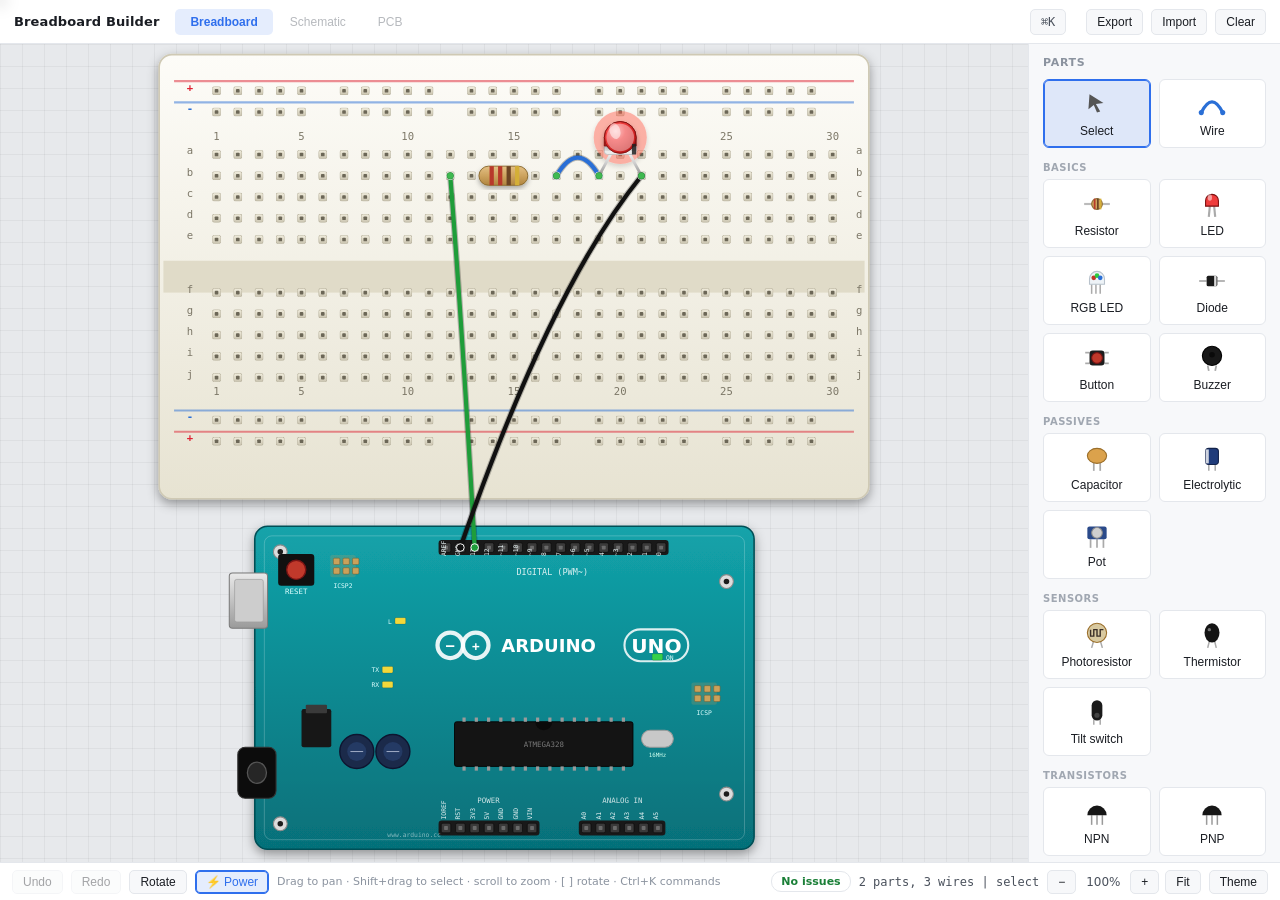
<file: index.html>
<!doctype html>
<html lang="en">
<head>
  <meta charset="utf-8">
  <meta name="viewport" content="width=device-width, initial-scale=1">
  <title>Breadboard Builder</title>
  <script>try{document.documentElement.setAttribute('data-theme', localStorage.getItem('bb.theme') || 'light');}catch(e){document.documentElement.setAttribute('data-theme','light');}</script>
  <link rel="stylesheet" href="style.css">
</head>
<body>
  <header class="topbar">
    <span class="brand">Breadboard Builder</span>
    <nav class="tabs">
      <button class="tab active">Breadboard</button>
      <button class="tab" disabled title="Coming soon">Schematic</button>
      <button class="tab" disabled title="Coming soon">PCB</button>
    </nav>
    <span class="grow"></span>
    <button class="kbd-hint" data-action="palette" title="Command palette (Ctrl+K)">&#8984;K</button>
    <div class="filebar">
      <button data-action="export" title="Download layout as JSON">Export</button>
      <button data-action="import" title="Load a JSON layout">Import</button>
      <button data-action="clear" title="Clear the board">Clear</button>
    </div>
    <input type="file" id="file" accept="application/json" hidden>
  </header>

  <div class="workspace">
    <main class="canvas-wrap">
      <svg id="board" xmlns="http://www.w3.org/2000/svg" role="img" aria-label="Virtual breadboard">
        <defs>
          <linearGradient id="boardGrad" x1="0" y1="0" x2="0" y2="1">
            <stop offset="0" stop-color="#fdfcf8"/><stop offset="1" stop-color="#e7e3d2"/>
          </linearGradient>
          <linearGradient id="holeGrad" x1="0" y1="0" x2="0" y2="1">
            <stop offset="0" stop-color="#f2eede"/><stop offset="1" stop-color="#c9c3af"/>
          </linearGradient>
          <radialGradient id="ledGrad" cx="0.36" cy="0.30" r="0.85">
            <stop offset="0" stop-color="#ff9c9c"/><stop offset="0.35" stop-color="#ef3c3c"/>
            <stop offset="0.78" stop-color="#c81d1d"/><stop offset="1" stop-color="#8c1212"/>
          </radialGradient>
          <radialGradient id="ledc-red" cx="0.36" cy="0.30" r="0.85">
            <stop offset="0" stop-color="#ff9c9c"/><stop offset="0.35" stop-color="#ef3c3c"/>
            <stop offset="0.78" stop-color="#c81d1d"/><stop offset="1" stop-color="#8c1212"/>
          </radialGradient>
          <radialGradient id="ledc-yellow" cx="0.36" cy="0.30" r="0.85">
            <stop offset="0" stop-color="#fff7b0"/><stop offset="0.35" stop-color="#f2d83a"/>
            <stop offset="0.78" stop-color="#d8b81d"/><stop offset="1" stop-color="#8a6f10"/>
          </radialGradient>
          <radialGradient id="ledc-green" cx="0.36" cy="0.30" r="0.85">
            <stop offset="0" stop-color="#bfffbf"/><stop offset="0.35" stop-color="#46d846"/>
            <stop offset="0.78" stop-color="#1faa1f"/><stop offset="1" stop-color="#0f5a0f"/>
          </radialGradient>
          <radialGradient id="ledc-blue" cx="0.36" cy="0.30" r="0.85">
            <stop offset="0" stop-color="#bcd2ff"/><stop offset="0.35" stop-color="#4d7bf0"/>
            <stop offset="0.78" stop-color="#2450c8"/><stop offset="1" stop-color="#15296b"/>
          </radialGradient>
          <radialGradient id="ledc-white" cx="0.36" cy="0.30" r="0.85">
            <stop offset="0" stop-color="#ffffff"/><stop offset="0.4" stop-color="#f0f0f0"/>
            <stop offset="0.8" stop-color="#d4d4d4"/><stop offset="1" stop-color="#a8a8a8"/>
          </radialGradient>
          <linearGradient id="metalGrad" x1="0" y1="0" x2="0" y2="1">
            <stop offset="0" stop-color="#fbfbfb"/><stop offset="0.5" stop-color="#cfcfcf"/><stop offset="1" stop-color="#8f8f8f"/>
          </linearGradient>
          <linearGradient id="resGrad" x1="0" y1="0" x2="0" y2="1">
            <stop offset="0" stop-color="#e3c084"/><stop offset="0.5" stop-color="#cda35f"/><stop offset="1" stop-color="#b0853f"/>
          </linearGradient>
          <linearGradient id="pcbGrad" x1="0" y1="0" x2="0" y2="1">
            <stop offset="0" stop-color="#13a3aa"/><stop offset="1" stop-color="#067079"/>
          </linearGradient>
          <linearGradient id="usbGrad" x1="0" y1="0" x2="0" y2="1">
            <stop offset="0" stop-color="#eaeaea"/><stop offset="1" stop-color="#9a9a9a"/>
          </linearGradient>
          <filter id="soft" x="-20%" y="-20%" width="140%" height="140%">
            <feDropShadow dx="0" dy="2.5" stdDeviation="2.6" flood-color="#000" flood-opacity="0.32"/>
          </filter>
          <filter id="softbig" x="-30%" y="-30%" width="160%" height="160%">
            <feDropShadow dx="0" dy="4" stdDeviation="5" flood-color="#000" flood-opacity="0.38"/>
          </filter>
          <symbol id="hole" viewBox="0 0 8 8">
            <rect x="0" y="0" width="8" height="8" rx="2" fill="url(#holeGrad)" stroke="#b3ad98" stroke-width="0.8"/>
            <rect x="2.3" y="2.3" width="3.4" height="3.4" rx="0.8" fill="#6c6757"/>
          </symbol>
        </defs>
      </svg>
      <div class="emptystate" id="emptystate" hidden>
        <div>
          <div class="es-title">Your board is empty</div>
          <div class="es-hint">Pick a part from the bin on the right, or press <b>Ctrl&#8202;+&#8202;K</b> for commands.</div>
        </div>
      </div>
    </main>

    <aside class="dock">
      <section class="panel">
        <h2 class="panel-title">Parts</h2>
        <div class="bin">
          <button class="bin-item tool active" data-action="select" title="Select / move">
            <svg viewBox="0 0 28 28" class="bin-ic"><path d="M7 5 L20 13 L13 14 L17 21 L14 22 L11 15 L6 19 Z" fill="#555"/></svg>
            <span>Select</span>
          </button>
          <button class="bin-item tool" data-action="wire" title="Draw wires">
            <svg viewBox="0 0 28 28" class="bin-ic"><path d="M4 22 Q14 2 24 22" fill="none" stroke="#2a6fd6" stroke-width="3" stroke-linecap="round"/><circle cx="4" cy="22" r="2.4" fill="#2a6fd6"/><circle cx="24" cy="22" r="2.4" fill="#2a6fd6"/></svg>
            <span>Wire</span>
          </button>

          <div class="bin-sub">Basics</div>
          <button class="bin-item tool" data-action="place" data-part="resistor" title="Place a resistor">
            <svg viewBox="0 0 28 28" class="bin-ic"><line x1="2" y1="14" x2="9" y2="14" stroke="#bbb" stroke-width="2"/><line x1="19" y1="14" x2="26" y2="14" stroke="#bbb" stroke-width="2"/><rect x="9" y="9" width="10" height="10" rx="5" fill="#cda35f" stroke="#8a6a30"/><rect x="11" y="9" width="1.6" height="10" fill="#b8392b"/><rect x="14" y="9" width="1.6" height="10" fill="#6b4423"/><rect x="16.5" y="9" width="1.6" height="10" fill="#d4af37"/></svg>
            <span>Resistor</span>
          </button>
          <button class="bin-item tool" data-action="place" data-part="led" title="Place an LED">
            <svg viewBox="0 0 28 28" class="bin-ic"><line x1="11" y1="26" x2="12" y2="16" stroke="#aaa" stroke-width="2"/><line x1="17" y1="26" x2="16" y2="16" stroke="#aaa" stroke-width="2"/><path d="M8 16 L8 11 A6 6 0 0 1 20 11 L20 16 Z" fill="#ef3c3c" stroke="#7c1010"/><ellipse cx="12" cy="8" rx="2" ry="3" fill="#fff" opacity="0.5"/></svg>
            <span>LED</span>
          </button>
          <button class="bin-item tool" data-action="place" data-part="rgbled" title="Place an RGB LED (common cathode)">
            <svg viewBox="0 0 28 28" class="bin-ic"><line x1="9" y1="26" x2="9" y2="17" stroke="#aaa" stroke-width="1.4"/><line x1="13" y1="26" x2="13" y2="17" stroke="#aaa" stroke-width="1.4"/><line x1="17" y1="26" x2="17" y2="17" stroke="#aaa" stroke-width="1.4"/><path d="M7 17 L7 12 A7 7 0 0 1 21 12 L21 17 Z" fill="#eef3f7" stroke="#b8c2cc"/><circle cx="11" cy="11" r="2.2" fill="#c0392b"/><circle cx="14" cy="9" r="2.2" fill="#2ecc40"/><circle cx="17" cy="11" r="2.2" fill="#2a6fd6"/></svg>
            <span>RGB LED</span>
          </button>
          <button class="bin-item tool" data-action="place" data-part="diode" title="Place a diode">
            <svg viewBox="0 0 28 28" class="bin-ic"><line x1="2" y1="14" x2="9" y2="14" stroke="#aaa" stroke-width="1.6"/><line x1="19" y1="14" x2="26" y2="14" stroke="#aaa" stroke-width="1.6"/><rect x="9" y="9" width="10" height="10" rx="1.5" fill="#1a1a1a"/><rect x="16" y="9" width="2.2" height="10" fill="#dcdcdc"/></svg>
            <span>Diode</span>
          </button>
          <button class="bin-item tool" data-action="place" data-part="button" title="Place a pushbutton (B)">
            <svg viewBox="0 0 28 28" class="bin-ic"><line x1="3" y1="9" x2="7" y2="9" stroke="#aaa" stroke-width="1.6"/><line x1="3" y1="19" x2="7" y2="19" stroke="#aaa" stroke-width="1.6"/><line x1="21" y1="9" x2="25" y2="9" stroke="#aaa" stroke-width="1.6"/><line x1="21" y1="19" x2="25" y2="19" stroke="#aaa" stroke-width="1.6"/><rect x="7" y="7" width="14" height="14" rx="3" fill="#1d1d1d"/><circle cx="14" cy="14" r="5" fill="#c0392b" stroke="#7a1414"/></svg>
            <span>Button</span>
          </button>
          <button class="bin-item tool" data-action="place" data-part="buzzer" title="Place a buzzer">
            <svg viewBox="0 0 28 28" class="bin-ic"><line x1="10" y1="21" x2="11" y2="26" stroke="#aaa" stroke-width="1.6"/><line x1="18" y1="21" x2="17" y2="26" stroke="#aaa" stroke-width="1.6"/><circle cx="14" cy="12" r="9" fill="#181818" stroke="#000"/><circle cx="14" cy="11" r="2.6" fill="#0a0a0a"/></svg>
            <span>Buzzer</span>
          </button>

          <div class="bin-sub">Passives</div>
          <button class="bin-item tool" data-action="place" data-part="capacitor" title="Place a ceramic capacitor">
            <svg viewBox="0 0 28 28" class="bin-ic"><line x1="11" y1="26" x2="11" y2="17" stroke="#aaa" stroke-width="1.6"/><line x1="17" y1="26" x2="17" y2="17" stroke="#aaa" stroke-width="1.6"/><ellipse cx="14" cy="12" rx="9" ry="7" fill="#dba24c" stroke="#9a6e2a"/></svg>
            <span>Capacitor</span>
          </button>
          <button class="bin-item tool" data-action="place" data-part="electrolytic" title="Place an electrolytic capacitor (polarized)">
            <svg viewBox="0 0 28 28" class="bin-ic"><line x1="11" y1="26" x2="11" y2="19" stroke="#aaa" stroke-width="1.4"/><line x1="17" y1="26" x2="17" y2="19" stroke="#aaa" stroke-width="1.4"/><rect x="8" y="5" width="12" height="15" rx="3" fill="#1f3b7a" stroke="#13234a"/><rect x="8" y="6" width="3" height="13" fill="#cfd4e0"/></svg>
            <span>Electrolytic</span>
          </button>
          <button class="bin-item tool" data-action="place" data-part="potentiometer" title="Place a potentiometer">
            <svg viewBox="0 0 28 28" class="bin-ic"><line x1="8" y1="26" x2="8" y2="18" stroke="#aaa" stroke-width="1.6"/><line x1="14" y1="26" x2="14" y2="18" stroke="#aaa" stroke-width="1.6"/><line x1="20" y1="26" x2="20" y2="18" stroke="#aaa" stroke-width="1.6"/><rect x="5" y="6" width="18" height="12" rx="2" fill="#2a4a8a"/><circle cx="14" cy="12" r="5" fill="#cfcfcf" stroke="#8a8a8a"/></svg>
            <span>Pot</span>
          </button>

          <div class="bin-sub">Sensors</div>
          <button class="bin-item tool" data-action="place" data-part="photoresistor" title="Place a photoresistor (LDR)">
            <svg viewBox="0 0 28 28" class="bin-ic"><line x1="9" y1="26" x2="11" y2="19" stroke="#aaa" stroke-width="1.4"/><line x1="19" y1="26" x2="17" y2="19" stroke="#aaa" stroke-width="1.4"/><circle cx="14" cy="12" r="9" fill="#d8c9a0" stroke="#9a6e2a"/><path d="M8 9 L8 15 L11 15 L11 9 L14 9 L14 15 L17 15 L17 9 L20 9" fill="none" stroke="#3a2f28" stroke-width="1.3"/></svg>
            <span>Photoresistor</span>
          </button>
          <button class="bin-item tool" data-action="place" data-part="thermistor" title="Place a thermistor (NTC)">
            <svg viewBox="0 0 28 28" class="bin-ic"><line x1="10" y1="26" x2="12" y2="18" stroke="#aaa" stroke-width="1.4"/><line x1="18" y1="26" x2="16" y2="18" stroke="#aaa" stroke-width="1.4"/><ellipse cx="14" cy="12" rx="7" ry="9" fill="#141414"/><circle cx="11.5" cy="9" r="1.6" fill="#fff" opacity="0.4"/></svg>
            <span>Thermistor</span>
          </button>
          <button class="bin-item tool" data-action="place" data-part="tiltswitch" title="Place a tilt / ball switch">
            <svg viewBox="0 0 28 28" class="bin-ic"><line x1="11" y1="26" x2="11" y2="21" stroke="#aaa" stroke-width="1.4"/><line x1="17" y1="26" x2="17" y2="21" stroke="#aaa" stroke-width="1.4"/><rect x="9" y="3" width="10" height="19" rx="5" fill="#1a1a1a"/><circle cx="14" cy="17" r="2.4" fill="#444"/></svg>
            <span>Tilt switch</span>
          </button>

          <div class="bin-sub">Transistors</div>
          <button class="bin-item tool" data-action="place" data-part="transistor" title="Place an NPN transistor (TO-92)">
            <svg viewBox="0 0 28 28" class="bin-ic"><line x1="9" y1="26" x2="9" y2="17" stroke="#9a9a9a" stroke-width="1.4"/><line x1="14" y1="26" x2="14" y2="17" stroke="#9a9a9a" stroke-width="1.4"/><line x1="19" y1="26" x2="19" y2="17" stroke="#9a9a9a" stroke-width="1.4"/><path d="M5 17 A9 9 0 0 1 23 17 Z" fill="#161616"/></svg>
            <span>NPN</span>
          </button>
          <button class="bin-item tool" data-action="place" data-part="pnptransistor" title="Place a PNP transistor (TO-92)">
            <svg viewBox="0 0 28 28" class="bin-ic"><line x1="9" y1="26" x2="9" y2="17" stroke="#9a9a9a" stroke-width="1.4"/><line x1="14" y1="26" x2="14" y2="17" stroke="#9a9a9a" stroke-width="1.4"/><line x1="19" y1="26" x2="19" y2="17" stroke="#9a9a9a" stroke-width="1.4"/><path d="M5 17 A9 9 0 0 1 23 17 Z" fill="#161616"/></svg>
            <span>PNP</span>
          </button>

          <div class="bin-sub">ICs &amp; displays</div>
          <button class="bin-item tool" data-action="place" data-part="ic" title="Place an 8-pin IC">
            <svg viewBox="0 0 28 28" class="bin-ic"><line x1="4" y1="9" x2="7" y2="9" stroke="#9a9a9a" stroke-width="1.6"/><line x1="4" y1="14" x2="7" y2="14" stroke="#9a9a9a" stroke-width="1.6"/><line x1="4" y1="19" x2="7" y2="19" stroke="#9a9a9a" stroke-width="1.6"/><line x1="21" y1="9" x2="24" y2="9" stroke="#9a9a9a" stroke-width="1.6"/><line x1="21" y1="14" x2="24" y2="14" stroke="#9a9a9a" stroke-width="1.6"/><line x1="21" y1="19" x2="24" y2="19" stroke="#9a9a9a" stroke-width="1.6"/><rect x="7" y="6" width="14" height="16" rx="2" fill="#161616"/><path d="M11 6 A3 3 0 0 0 17 6" fill="#0a0a0a"/></svg>
            <span>IC 8-pin</span>
          </button>
          <button class="bin-item tool" data-action="place" data-part="shiftregister" title="Place a 74HC595 shift register (16-pin)">
            <svg viewBox="0 0 28 28" class="bin-ic"><rect x="4" y="8" width="20" height="12" rx="2" fill="#161616"/><path d="M11 8 A3 3 0 0 0 17 8" fill="#0a0a0a"/><line x1="7" y1="20" x2="7" y2="23" stroke="#9a9a9a" stroke-width="1.2"/><line x1="11" y1="20" x2="11" y2="23" stroke="#9a9a9a" stroke-width="1.2"/><line x1="17" y1="20" x2="17" y2="23" stroke="#9a9a9a" stroke-width="1.2"/><line x1="21" y1="20" x2="21" y2="23" stroke="#9a9a9a" stroke-width="1.2"/><line x1="7" y1="5" x2="7" y2="8" stroke="#9a9a9a" stroke-width="1.2"/><line x1="11" y1="5" x2="11" y2="8" stroke="#9a9a9a" stroke-width="1.2"/><line x1="17" y1="5" x2="17" y2="8" stroke="#9a9a9a" stroke-width="1.2"/><line x1="21" y1="5" x2="21" y2="8" stroke="#9a9a9a" stroke-width="1.2"/></svg>
            <span>74HC595</span>
          </button>
          <button class="bin-item tool" data-action="place" data-part="l293d" title="Place an L293D motor driver (16-pin)">
            <svg viewBox="0 0 28 28" class="bin-ic"><rect x="4" y="8" width="20" height="12" rx="2" fill="#161616"/><path d="M11 8 A3 3 0 0 0 17 8" fill="#0a0a0a"/><circle cx="8" cy="12" r="1.1" fill="#555"/><line x1="7" y1="20" x2="7" y2="23" stroke="#9a9a9a" stroke-width="1.2"/><line x1="11" y1="20" x2="11" y2="23" stroke="#9a9a9a" stroke-width="1.2"/><line x1="17" y1="20" x2="17" y2="23" stroke="#9a9a9a" stroke-width="1.2"/><line x1="21" y1="20" x2="21" y2="23" stroke="#9a9a9a" stroke-width="1.2"/><line x1="7" y1="5" x2="7" y2="8" stroke="#9a9a9a" stroke-width="1.2"/><line x1="11" y1="5" x2="11" y2="8" stroke="#9a9a9a" stroke-width="1.2"/><line x1="17" y1="5" x2="17" y2="8" stroke="#9a9a9a" stroke-width="1.2"/><line x1="21" y1="5" x2="21" y2="8" stroke="#9a9a9a" stroke-width="1.2"/></svg>
            <span>L293D</span>
          </button>
          <button class="bin-item tool" data-action="place" data-part="sevenseg" title="Place a 7-segment display (1 digit)">
            <svg viewBox="0 0 28 28" class="bin-ic"><rect x="7" y="3" width="14" height="22" rx="2" fill="#1c1c1c"/><path d="M11 7 L16 7 M16 7 L16 13 M16 13 L16 19 M11 19 L16 19 M11 13 L11 19 M11 7 L11 13 M11 13 L16 13" stroke="#dd3322" stroke-width="1.6" stroke-linecap="round"/><circle cx="18" cy="19" r="1.2" fill="#dd3322"/></svg>
            <span>7-Seg</span>
          </button>
          <button class="bin-item tool" data-action="place" data-part="sevenseg4" title="Place a 4-digit 7-segment display">
            <svg viewBox="0 0 28 28" class="bin-ic"><rect x="3" y="8" width="22" height="13" rx="2" fill="#1c1c1c"/><path d="M6 11 L6 18 M10 11 L10 18 M14 11 L14 18 M18 11 L18 18 M22 11 L22 18" stroke="#dd3322" stroke-width="1.2" stroke-linecap="round"/></svg>
            <span>4-digit</span>
          </button>
        </div>
        <label class="wirecolor">Wire color <input type="color" id="wireColor" value="#2a6fd6"></label>
      </section>

      <section class="panel">
        <h2 class="panel-title">Inspector</h2>
        <div id="inspector" class="inspector-body"><div class="insp-empty">Select a part to edit its value.</div></div>
      </section>

      <section class="panel">
        <h2 class="panel-title">Issues</h2>
        <div id="checks" class="checks"><div class="erc-ok">No electrical issues found.</div></div>
        <div class="panel-tip">Hover a hole to light its net. Click an issue to highlight where it is.</div>
      </section>
    </aside>
  </div>

  <footer class="bottombar">
    <button data-action="undo" disabled>Undo</button>
    <button data-action="redo" disabled>Redo</button>
    <button data-action="rotate-sel" title="Rotate selected ( ] or [ )">Rotate</button>
    <button data-action="power" id="powerbtn" title="Simulate power: light the LEDs (assumes Arduino outputs are HIGH)">&#9889; Power</button>
    <span class="bhint">Drag to pan &middot; Shift+drag to select &middot; scroll to zoom &middot; [ ] rotate &middot; Ctrl+K commands</span>
    <span class="grow"></span>
    <span class="ercbadge ok" id="ercbadge">No issues</span>
    <span class="status" id="status"></span>
    <div class="zoomctl">
      <button data-action="zoomout" title="Zoom out (Ctrl -)">&minus;</button>
      <span id="zoomlevel">100%</span>
      <button data-action="zoomin" title="Zoom in (Ctrl +)">+</button>
      <button data-action="fit" title="Fit (0)">Fit</button>
    </div>
    <button data-action="theme" title="Toggle dark / light">Theme</button>
  </footer>

  <div class="float-toolbar" id="floatbar" hidden></div>
  <div class="ctxmenu" id="ctxmenu" hidden></div>

  <div class="palette-scrim" id="palette" hidden>
    <div class="palette" role="dialog" aria-label="Command palette">
      <input id="palette-input" type="text" placeholder="Search parts and actions..." autocomplete="off" spellcheck="false">
      <div class="palette-list" id="palette-list"></div>
    </div>
  </div>

  <script src="board.js"></script>
  <script src="parts.js"></script>
  <script src="app.js"></script>
</body>
</html>
</file>
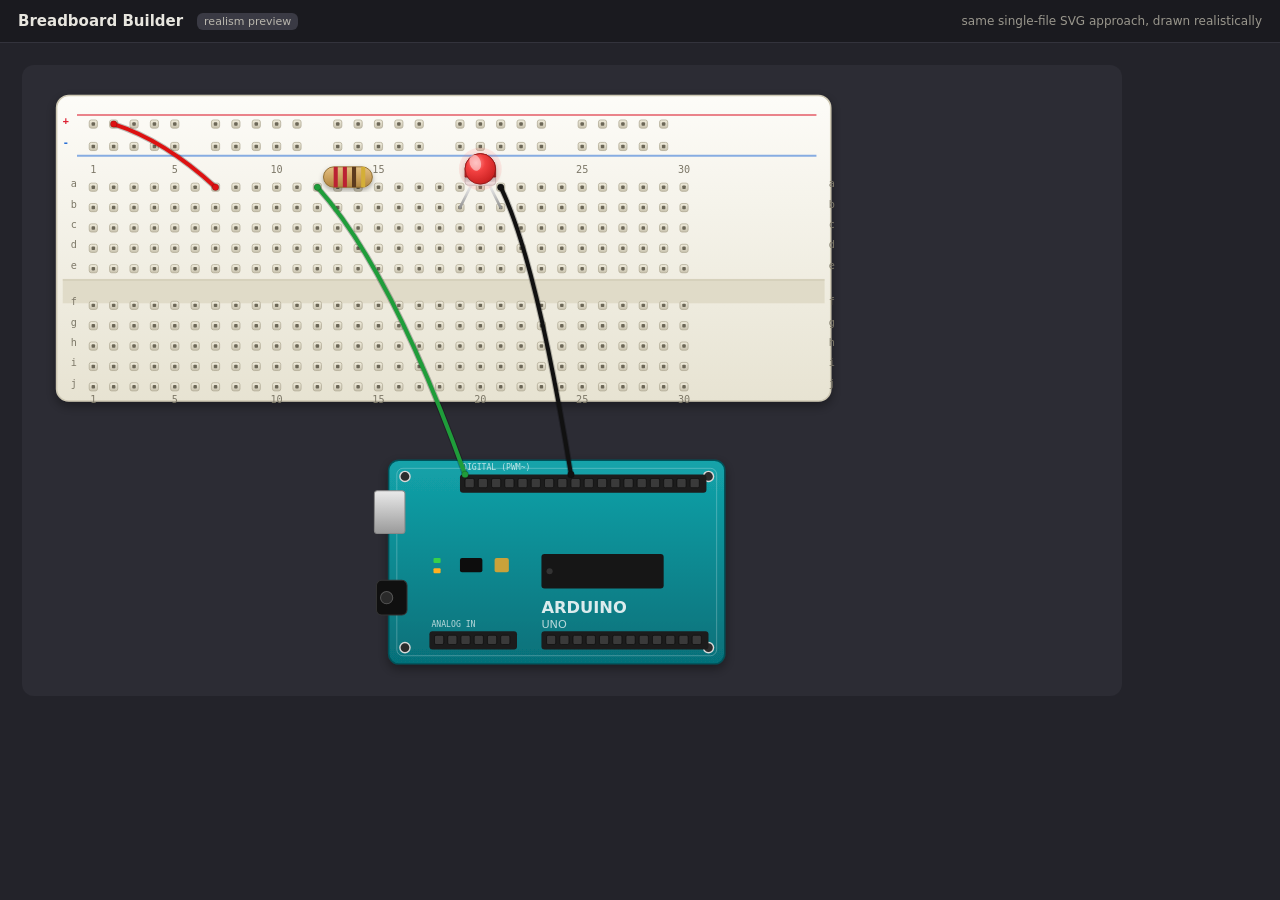
<file: realism-preview.html>
<!doctype html>
<html lang="en">
<head>
<meta charset="utf-8">
<meta name="viewport" content="width=device-width, initial-scale=1">
<title>Breadboard Builder - realism preview</title>
<style>
  * { box-sizing: border-box; }
  body { margin: 0; font-family: system-ui, sans-serif; background: #23232a; color: #e8e6df; }
  .bar { display:flex; align-items:center; gap:14px; padding:12px 18px; background:#1a1a1f; border-bottom:1px solid #33333c; }
  .bar h1 { font-size:15px; margin:0; font-weight:600; }
  .tag { font-size:11px; background:#3a3a44; padding:2px 7px; border-radius:6px; color:#b9b6ad; }
  .note { font-size:12px; color:#9a978d; margin-left:auto; }
  main { padding:22px; overflow:auto; }
  svg { width:100%; max-width:1100px; height:auto; display:block; background:#2c2c34; border-radius:12px; }
</style>
</head>
<body>
<div class="bar">
  <h1>Breadboard Builder</h1><span class="tag">realism preview</span>
  <span class="note">same single-file SVG approach, drawn realistically</span>
</div>
<main>
<svg id="scene" viewBox="0 0 1080 620" xmlns="http://www.w3.org/2000/svg" role="img" aria-label="Realistic breadboard with Arduino and LED">
  <defs>
    <linearGradient id="boardGrad" x1="0" y1="0" x2="0" y2="1">
      <stop offset="0" stop-color="#fdfcf8"/>
      <stop offset="1" stop-color="#e7e3d2"/>
    </linearGradient>
    <linearGradient id="holeGrad" x1="0" y1="0" x2="0" y2="1">
      <stop offset="0" stop-color="#f2eede"/>
      <stop offset="1" stop-color="#c9c3af"/>
    </linearGradient>
    <radialGradient id="ledGrad" cx="0.36" cy="0.30" r="0.85">
      <stop offset="0" stop-color="#ff9c9c"/>
      <stop offset="0.35" stop-color="#ef3c3c"/>
      <stop offset="0.78" stop-color="#c81d1d"/>
      <stop offset="1" stop-color="#8c1212"/>
    </radialGradient>
    <linearGradient id="pcbGrad" x1="0" y1="0" x2="0" y2="1">
      <stop offset="0" stop-color="#13a3aa"/>
      <stop offset="1" stop-color="#067079"/>
    </linearGradient>
    <linearGradient id="metalGrad" x1="0" y1="0" x2="0" y2="1">
      <stop offset="0" stop-color="#fbfbfb"/>
      <stop offset="0.5" stop-color="#cfcfcf"/>
      <stop offset="1" stop-color="#8f8f8f"/>
    </linearGradient>
    <linearGradient id="resGrad" x1="0" y1="0" x2="0" y2="1">
      <stop offset="0" stop-color="#e3c084"/>
      <stop offset="0.5" stop-color="#cda35f"/>
      <stop offset="1" stop-color="#b0853f"/>
    </linearGradient>
    <linearGradient id="usbGrad" x1="0" y1="0" x2="0" y2="1">
      <stop offset="0" stop-color="#eaeaea"/>
      <stop offset="1" stop-color="#9a9a9a"/>
    </linearGradient>
    <filter id="soft" x="-20%" y="-20%" width="140%" height="140%">
      <feDropShadow dx="0" dy="2.5" stdDeviation="2.6" flood-color="#000" flood-opacity="0.32"/>
    </filter>
    <filter id="softbig" x="-30%" y="-30%" width="160%" height="160%">
      <feDropShadow dx="0" dy="4" stdDeviation="5" flood-color="#000" flood-opacity="0.38"/>
    </filter>
  </defs>
</svg>
</main>
<script>
(function(){
  'use strict';
  var NS='http://www.w3.org/2000/svg';
  var svg=document.getElementById('scene');
  function E(name,attrs,parent){
    var n=document.createElementNS(NS,name);
    if(attrs)for(var k in attrs)n.setAttribute(k,attrs[k]);
    (parent||svg).appendChild(n);
    return n;
  }
  function T(x,y,str,attrs,parent){
    var t=E('text',Object.assign({x:x,y:y,'font-family':'monospace','font-size':10,fill:'#7d7868'},attrs||{}),parent);
    t.textContent=str; return t;
  }

  // ---------- breadboard ----------
  var PITCH=20, COLS=30, x0=70;
  var board=E('g');
  // body
  E('rect',{x:34,y:30,width:760,height:300,rx:12,fill:'url(#boardGrad)',stroke:'#cfc9b4','stroke-width':1.5,filter:'url(#softbig)'},board);
  // vertical y positions
  var yTP=58, yTM=80;                 // top rails + / -
  var rowsTop={a:120,b:140,c:160,d:180,e:200};
  var ravineY=210, ravineH=24;
  var rowsBot={f:236,g:256,h:276,i:296,j:316};
  // (no bottom rails in this close-up to keep it clean)
  // center channel
  E('rect',{x:40,y:ravineY,width:748,height:ravineH,fill:'#e0dbc8'},board);
  E('line',{x1:40,y1:ravineY+1,x2:788,y2:ravineY+1,stroke:'#cdc7b2','stroke-width':1},board);
  // rail stripes
  E('line',{x1:54,y1:yTP-9,x2:780,y2:yTP-9,stroke:'#d23','stroke-width':2,opacity:0.55},board);
  E('line',{x1:54,y1:yTM+9,x2:780,y2:yTM+9,stroke:'#2a6fd6','stroke-width':2,opacity:0.55},board);
  T(46,yTP,'+',{fill:'#d23','font-weight':'bold','text-anchor':'end'},board);
  T(46,yTM,'-',{fill:'#2a6fd6','font-weight':'bold','text-anchor':'end'},board);

  function socket(cx,cy){
    var g=E('g',null,board);
    E('rect',{x:cx-4,y:cy-4,width:8,height:8,rx:2,fill:'url(#holeGrad)',stroke:'#b3ad98','stroke-width':0.8},g);
    E('rect',{x:cx-1.7,y:cy-1.7,width:3.4,height:3.4,rx:0.8,fill:'#6c6757'},g);
    return g;
  }
  function colX(c){ return x0+(c-1)*PITCH; }

  // main grid holes
  var letters=['a','b','c','d','e'], lettersB=['f','g','h','i','j'];
  for(var c=1;c<=COLS;c++){
    var cx=colX(c);
    letters.forEach(function(r){ socket(cx,rowsTop[r]); });
    lettersB.forEach(function(r){ socket(cx,rowsBot[r]); });
    if(c===1||c%5===0){ T(cx,rowsTop.a-14,String(c),{'text-anchor':'middle'},board); T(cx,rowsBot.j+16,String(c),{'text-anchor':'middle'},board); }
  }
  // rail holes (clusters of 5)
  function railRow(y){ var idx=0; for(var grp=0;grp<5;grp++){ for(var k=0;k<5;k++){ socket(x0+(grp*6+k)*PITCH, y); idx++; } } }
  railRow(yTP); railRow(yTM);
  // row letters
  letters.forEach(function(r){ T(54,rowsTop[r],r,{'text-anchor':'end'},board); T(792,rowsTop[r],r,{'text-anchor':'start'},board); });
  lettersB.forEach(function(r){ T(54,rowsBot[r],r,{'text-anchor':'end'},board); T(792,rowsBot[r],r,{'text-anchor':'start'},board); });

  // ---------- a glossy red LED in columns 20 (legs in c=19 and c=21, top half) ----------
  function drawLED(colA,colB,row){
    var ax=colX(colA), bx=colX(colB), hy=rowsTop[row];
    var g=E('g',null,svg);
    var baseY=hy-26, midX=(ax+bx)/2, domeCy=baseY-12;
    // legs
    E('line',{x1:ax,y1:hy,x2:midX-7,y2:baseY,stroke:'url(#metalGrad)','stroke-width':2.6,'stroke-linecap':'round'},g);
    E('line',{x1:bx,y1:hy,x2:midX+7,y2:baseY,stroke:'url(#metalGrad)','stroke-width':2.6,'stroke-linecap':'round'},g);
    // base flange
    E('rect',{x:midX-15,y:baseY-6,width:30,height:10,rx:3,fill:'#e9e9e9',stroke:'#bdbdbd','stroke-width':0.8},g);
    // cylindrical body + dome
    E('path',{d:'M '+(midX-15)+' '+(baseY-4)+' L '+(midX-15)+' '+(domeCy)+' A 15 15 0 0 1 '+(midX+15)+' '+(domeCy)+' L '+(midX+15)+' '+(baseY-4)+' Z',
      fill:'url(#ledGrad)',stroke:'#7c1010','stroke-width':0.8,filter:'url(#soft)'},g);
    E('circle',{cx:midX,cy:domeCy,r:15,fill:'url(#ledGrad)',stroke:'#7c1010','stroke-width':0.8},g);
    // gloss highlight
    E('ellipse',{cx:midX-5,cy:domeCy-6,rx:5.5,ry:8,fill:'#ffffff',opacity:0.55,transform:'rotate(-18 '+(midX-5)+' '+(domeCy-6)+')'},g);
    E('circle',{cx:midX,cy:domeCy,r:21,fill:'#ff5a5a',opacity:0.12},g); // faint glow
    return g;
  }

  // ---------- resistor (horizontal, between two top-half holes) ----------
  function drawResistor(colA,colB,row,bands){
    var ax=colX(colA), bx=colX(colB), hy=rowsTop[row];
    var g=E('g',null,svg);
    var bodyY=hy-30, bodyX1=ax+6, bodyX2=bx-6, w=bodyX2-bodyX1;
    E('line',{x1:ax,y1:hy,x2:ax,y2:bodyY,stroke:'url(#metalGrad)','stroke-width':2.4,'stroke-linecap':'round'},g);
    E('line',{x1:bx,y1:hy,x2:bx,y2:bodyY,stroke:'url(#metalGrad)','stroke-width':2.4,'stroke-linecap':'round'},g);
    E('line',{x1:ax,y1:bodyY,x2:bx,y2:bodyY,stroke:'url(#metalGrad)','stroke-width':2.4},g);
    E('rect',{x:bodyX1,y:bodyY-10,width:w,height:20,rx:10,fill:'url(#resGrad)',stroke:'#8a6a30','stroke-width':0.9,filter:'url(#soft)'},g);
    bands.forEach(function(col,i){ E('rect',{x:bodyX1+10+i*9,y:bodyY-10,width:4,height:20,fill:col},g); });
    return g;
  }

  // ---------- jumper wire (bowed) ----------
  function wire(x1,y1,x2,y2,color,bow){
    var mx=(x1+x2)/2, my=(y1+y2)/2-(bow||26);
    var d='M '+x1+' '+y1+' Q '+mx+' '+my+' '+x2+' '+y2;
    E('path',{d:d,fill:'none',stroke:'#00000040','stroke-width':6,'stroke-linecap':'round'}); // shadow
    E('path',{d:d,fill:'none',stroke:color,'stroke-width':4,'stroke-linecap':'round'});
    E('circle',{cx:x1,cy:y1,r:3.2,fill:color,stroke:'#00000030'});
    E('circle',{cx:x2,cy:y2,r:3.2,fill:color,stroke:'#00000030'});
  }

  // ---------- stylized Arduino UNO ----------
  function drawArduino(x,y){
    var g=E('g',null,svg);
    E('rect',{x:x,y:y,width:330,height:200,rx:10,fill:'url(#pcbGrad)',stroke:'#045158','stroke-width':1.4,filter:'url(#softbig)'},g);
    // silk border
    E('rect',{x:x+8,y:y+8,width:314,height:184,rx:6,fill:'none',stroke:'#ffffff','stroke-width':0.7,opacity:0.35},g);
    // mounting holes
    [[x+16,y+16],[x+314,y+16],[x+16,y+184],[x+314,y+184]].forEach(function(p){ E('circle',{cx:p[0],cy:p[1],r:5,fill:'#2c2c2c',stroke:'#d9d9d9','stroke-width':1.4},g); });
    // header strips with pin sockets
    function header(hx,hy,n,label){
      E('rect',{x:hx,y:hy,width:n*13+8,height:18,rx:3,fill:'#1c1c1c'},g);
      for(var i=0;i<n;i++){ E('rect',{x:hx+5+i*13,y:hy+4,width:9,height:9,rx:1.5,fill:'#3a3a3a',stroke:'#0a0a0a','stroke-width':0.6},g); }
      if(label) T(hx+2,hy-4,label,{fill:'#ffffff',opacity:0.7,'font-size':8},g);
      return hx;
    }
    var topH=header(x+70,y+14,18,'DIGITAL (PWM~)');
    var botH=header(x+150,y+168,12,'');
    header(x+40,y+168,6,'ANALOG IN');
    // USB connector (left top, protruding)
    E('rect',{x:x-14,y:y+30,width:30,height:42,rx:3,fill:'url(#usbGrad)',stroke:'#888','stroke-width:':1},g);
    // barrel power jack (left bottom)
    E('rect',{x:x-12,y:y+118,width:30,height:34,rx:5,fill:'#101010',stroke:'#333','stroke-width':1},g);
    E('circle',{cx:x-2,cy:y+135,r:6,fill:'#2a2a2a',stroke:'#555'},g);
    // main IC (ATmega)
    E('rect',{x:x+150,y:y+92,width:120,height:34,rx:3,fill:'#161616'},g);
    E('circle',{cx:x+158,cy:y+109,r:3,fill:'#333'},g);
    // a few SMD parts
    E('rect',{x:x+70,y:y+96,width:22,height:14,rx:2,fill:'#0d0d0d'},g);
    E('rect',{x:x+104,y:y+96,width:14,height:14,rx:2,fill:'#c9a23a'},g); // crystal-ish
    // power LEDs
    E('rect',{x:x+44,y:y+96,width:7,height:5,rx:1,fill:'#37d04a'},g);
    E('rect',{x:x+44,y:y+106,width:7,height:5,rx:1,fill:'#ffb020'},g);
    // silk text
    T(x+150,y+150,'ARDUINO',{fill:'#ffffff',opacity:0.85,'font-size':16,'font-weight':'bold','font-family':'system-ui'},g);
    T(x+150,y+165,'UNO',{fill:'#ffffff',opacity:0.7,'font-size':11,'font-family':'system-ui'},g);
    return {g:g, pin13:{x:x+75,y:y+14}, gnd:{x:x+75+13*8,y:y+14}, fivev:{x:x+155,y:y+186}};
  }

  // place parts
  var ard=drawArduino(360,388);
  drawResistor(12,15,'b',['#b23','#b23','#5b3a1e','#d4af37']);   // cols 12-15 row b
  drawLED(19,21,'b');                                             // LED legs cols 19 & 21 row b

  // wires: D13 -> resistor left col; LED cathode col -> arduino GND ; plus a power rail wire
  wire(ard.pin13.x, ard.pin13.y, colX(12), rowsTop.a, '#1f9d3a', 60);   // signal to resistor
  wire(colX(21), rowsTop.a, ard.gnd.x, ard.gnd.y, '#111', 70);          // LED to GND
  wire(colX(2), yTP, colX(7), rowsTop.a, '#d11', 15);                   // short + rail to row jumper (tidy)
})();
</script>
</body>
</html>
</file>
<file: style.css>
/* ---------- design tokens (dark-first; light is a second theme) ---------- */
:root {
  --bg-canvas: #14161a;
  --bg-app: #0f1115;
  --surface-1: #181b20;
  --surface-2: #1f232a;
  --surface-3: #272c34;
  --border: #2a2f37;
  --border-strong: #3a414b;
  --text-1: #e7eaee;
  --text-2: #aab2bd;
  --text-3: #6c7682;
  --accent: #4c8dff;
  --accent-hover: #6aa0ff;
  --accent-muted: #4c8dff26;
  --ok: #3fb950;
  --warn: #d29922;
  --err: #f85149;
  --grid: rgba(255,255,255,0.035);

  --dur-fast: 100ms;
  --dur-base: 160ms;
  --ease-out: cubic-bezier(0.16, 1, 0.3, 1);
}
:root[data-theme="light"] {
  --bg-canvas: #e7e9ec;
  --bg-app: #ffffff;
  --surface-1: #f7f8fa;
  --surface-2: #ffffff;
  --surface-3: #eef0f3;
  --border: #e4e7ec;
  --border-strong: #d0d5dd;
  --text-1: #1a1d23;
  --text-2: #4a515c;
  --text-3: #8b939f;
  --accent: #2f6fed;
  --accent-hover: #1f5fe0;
  --accent-muted: #2f6fed1f;
  --ok: #1a7f37;
  --warn: #9a6700;
  --err: #cf222e;
  --grid: rgba(0,0,0,0.045);
}

* { box-sizing: border-box; }
html, body { height: 100%; }
body {
  margin: 0;
  font-family: Inter, system-ui, -apple-system, Segoe UI, sans-serif;
  background: var(--bg-app);
  color: var(--text-1);
  display: flex;
  flex-direction: column;
  height: 100vh;
  overflow: hidden;
  font-size: 13px;
}

/* ---------- top bar ---------- */
.topbar {
  display: flex; align-items: center; gap: 16px;
  height: 44px; padding: 0 14px;
  background: var(--surface-2); border-bottom: 1px solid var(--border);
  flex: 0 0 auto;
}
.brand { font-size: 13px; font-weight: 600; color: var(--text-1); letter-spacing: 0.01em; }
.tabs { display: inline-flex; gap: 2px; }
.tab {
  font-size: 12px; padding: 5px 14px;
  border: 1px solid transparent; border-radius: 5px;
  background: transparent; color: var(--text-2); cursor: pointer;
  transition: background var(--dur-fast) var(--ease-out), color var(--dur-fast) var(--ease-out);
}
.tab:hover:not(:disabled) { background: var(--surface-3); color: var(--text-1); }
.tab.active { background: var(--accent-muted); color: var(--accent); font-weight: 600; }
.tab:disabled { opacity: 0.4; cursor: default; }
.grow { flex: 1 1 auto; }
.filebar button, .kbd-hint {
  font-size: 12px; padding: 5px 10px; margin-left: 4px;
  border: 1px solid var(--border); border-radius: 5px; background: var(--surface-1); color: var(--text-1); cursor: pointer;
  transition: background var(--dur-fast) var(--ease-out), border-color var(--dur-fast) var(--ease-out);
}
.filebar button:hover, .kbd-hint:hover { background: var(--surface-3); border-color: var(--border-strong); }
.kbd-hint { color: var(--text-2); font-family: ui-monospace, Menlo, monospace; }

/* ---------- workspace ---------- */
.workspace { flex: 1 1 auto; display: flex; min-height: 0; }
.canvas-wrap {
  flex: 1 1 auto; position: relative; overflow: hidden;
  background-color: var(--bg-canvas);
  background-image:
    linear-gradient(var(--grid) 1px, transparent 1px),
    linear-gradient(90deg, var(--grid) 1px, transparent 1px);
  background-size: 22px 22px;
}
#board { width: 100%; height: 100%; display: block; touch-action: none; cursor: grab; }
body.placing #board { cursor: copy; }
body.panning #board, body.panning #board * { cursor: grabbing; }
body.wiring #board { cursor: crosshair; }

/* ---------- right dock ---------- */
.dock {
  flex: 0 0 252px; background: var(--surface-1);
  border-left: 1px solid var(--border); overflow-y: auto;
  display: flex; flex-direction: column;
}
.panel { padding: 12px 14px; border-bottom: 1px solid var(--border); }
.panel-title {
  font-size: 11px; font-weight: 600; letter-spacing: 0.06em; text-transform: uppercase;
  color: var(--text-3); margin: 0 0 10px;
}
.bin { display: grid; grid-template-columns: 1fr 1fr; gap: 8px; }
.bin-sub {
  grid-column: 1 / -1; font-size: 10px; font-weight: 600; letter-spacing: 0.05em;
  text-transform: uppercase; color: var(--text-3); opacity: 0.8; margin: 6px 0 -2px;
}
.bin-sub:first-child { margin-top: 0; }
.bin-item {
  display: flex; flex-direction: column; align-items: center; gap: 5px;
  padding: 9px 6px; border: 1px solid var(--border); border-radius: 6px;
  background: var(--surface-2); color: var(--text-1); cursor: pointer; font-size: 12px;
  transition: background var(--dur-fast) var(--ease-out), border-color var(--dur-fast) var(--ease-out), transform var(--dur-fast) var(--ease-out);
}
.bin-item:hover { background: var(--surface-3); border-color: var(--border-strong); transform: translateY(-1px); }
.bin-item.active { border-color: var(--accent); box-shadow: 0 0 0 1px var(--accent) inset; background: var(--accent-muted); }
.bin-ic { width: 30px; height: 30px; }
.bin-ic svg, .bin-ic { display: block; }
.wirecolor { display: flex; align-items: center; gap: 8px; font-size: 12px; color: var(--text-2); margin-top: 12px; }
.wirecolor input { width: 30px; height: 26px; border: 1px solid var(--border); border-radius: 5px; background: none; padding: 0; cursor: pointer; }

.inspector-body { font-size: 13px; font-variant-numeric: tabular-nums; }
.insp-empty { color: var(--text-3); font-size: 12px; font-style: italic; }
.inspector-body .insp-title { font-size: 13px; font-weight: 600; margin-bottom: 8px; }
.inspector-body label { display: block; font-size: 11px; color: var(--text-3); margin: 8px 0 3px; }
.inspector-body select, .inspector-body input[type="text"] {
  width: 100%; font-size: 13px; padding: 5px 6px; border-radius: 5px;
  background: var(--surface-2); color: var(--text-1); border: 1px solid var(--border);
}
.inspector-body input[type="text"]:focus { outline: none; border-color: var(--accent); }
.inspector-body button {
  margin-top: 8px; font-size: 12px; padding: 5px 10px; border-radius: 5px;
  border: 1px solid var(--border); background: var(--surface-2); color: var(--text-1); cursor: pointer;
  transition: background var(--dur-fast) var(--ease-out);
}
.inspector-body button:hover { background: var(--surface-3); }
.inspector-body .insp-row { display: flex; gap: 6px; }
.inspector-body .insp-row button { flex: 1; }
.inspector-body .insp-note { font-size: 10.5px; color: var(--text-3); margin-top: 8px; line-height: 1.4; }

.checks { line-height: 1.4; }
.erc-ok { color: var(--ok); font-size: 12px; }
.erc-item { padding: 6px 8px; margin-bottom: 5px; border-radius: 5px; cursor: pointer; border-left: 3px solid var(--border); background: var(--surface-2); transition: background var(--dur-fast) var(--ease-out); }
.erc-item:hover { background: var(--surface-3); }
.erc-item.err { border-left-color: var(--err); }
.erc-item.warn { border-left-color: var(--warn); }
.erc-msg { font-size: 12px; color: var(--text-1); }
.erc-fix { font-size: 11px; color: var(--text-3); margin-top: 2px; }
.panel-tip { font-size: 11px; color: var(--text-3); margin-top: 8px; line-height: 1.4; }

.ercbadge { font-size: 11px; padding: 3px 9px; border-radius: 10px; font-weight: 600; border: 1px solid var(--border); }
.ercbadge.ok { color: var(--ok); }
.ercbadge.warn { color: var(--warn); border-color: var(--warn); }
.ercbadge.err { color: var(--err); border-color: var(--err); }

/* ---------- bottom bar ---------- */
.bottombar {
  display: flex; align-items: center; gap: 8px;
  height: 38px; padding: 0 12px;
  background: var(--surface-2); border-top: 1px solid var(--border); flex: 0 0 auto;
  font-size: 12px;
}
.bottombar button {
  font-size: 12px; padding: 4px 10px; border: 1px solid var(--border); border-radius: 5px;
  background: var(--surface-1); color: var(--text-1); cursor: pointer;
  transition: background var(--dur-fast) var(--ease-out);
}
.bottombar button:hover { background: var(--surface-3); }
.bottombar button:disabled { opacity: 0.4; cursor: default; }
.bottombar button.on { border-color: var(--accent); color: var(--accent); background: var(--accent-muted); box-shadow: 0 0 0 1px var(--accent) inset; }
.bottombar button:disabled:hover { background: var(--surface-1); }
.bhint { color: var(--text-3); font-size: 11px; }
.status { color: var(--text-2); font-family: ui-monospace, SFMono-Regular, Menlo, monospace; }
.zoomctl { display: inline-flex; align-items: center; gap: 6px; }
.zoomctl #zoomlevel { min-width: 42px; text-align: center; color: var(--text-2); font-variant-numeric: tabular-nums; }

/* ---------- command palette ---------- */
.palette-scrim {
  position: fixed; inset: 0; background: rgba(0,0,0,0.45); z-index: 50;
  display: flex; align-items: flex-start; justify-content: center; padding-top: 14vh;
}
.palette-scrim[hidden] { display: none; }
.palette {
  width: 460px; max-width: 92vw; background: var(--surface-2);
  border: 1px solid var(--border-strong); border-radius: 8px;
  box-shadow: 0 16px 48px rgba(0,0,0,0.5); overflow: hidden;
  animation: palette-in var(--dur-base) var(--ease-out);
}
@keyframes palette-in { from { opacity: 0; transform: translateY(-8px) scale(0.98); } to { opacity: 1; transform: none; } }
.palette input {
  width: 100%; border: none; background: transparent; color: var(--text-1);
  font-size: 15px; padding: 14px 16px; outline: none; border-bottom: 1px solid var(--border);
}
.palette-list { max-height: 320px; overflow-y: auto; padding: 6px; }
.palette-item {
  display: flex; align-items: center; justify-content: space-between; gap: 10px;
  padding: 8px 10px; border-radius: 6px; cursor: pointer; color: var(--text-1); font-size: 13px;
}
.palette-item.sel, .palette-item:hover { background: var(--surface-3); }
.palette-item .pk { color: var(--text-3); font-family: ui-monospace, Menlo, monospace; font-size: 11px; }
.palette-empty { padding: 14px 16px; color: var(--text-3); font-size: 13px; }

body.lod .lod-hide { display: none; }

.emptystate {
  position: absolute; inset: 0; display: flex; align-items: center; justify-content: center;
  pointer-events: none; z-index: 2; text-align: center;
}
.emptystate[hidden] { display: none; }
.es-title { font-size: 16px; font-weight: 600; color: var(--text-2); }
.es-hint { font-size: 13px; color: var(--text-3); margin-top: 6px; }
.es-hint b { color: var(--text-2); }

.float-toolbar {
  position: fixed; z-index: 40; transform: translate(-50%, -100%);
  display: inline-flex; gap: 2px; padding: 3px;
  background: var(--surface-2); border: 1px solid var(--border-strong);
  border-radius: 7px; box-shadow: 0 4px 16px rgba(0,0,0,0.35);
  animation: fb-in var(--dur-fast) var(--ease-out);
}
@keyframes fb-in { from { opacity: 0; transform: translate(-50%, calc(-100% + 4px)); } to { opacity: 1; } }
.float-toolbar button {
  width: 28px; height: 26px; border: none; background: transparent; color: var(--text-1);
  border-radius: 5px; cursor: pointer; font-size: 15px; line-height: 1;
  transition: background var(--dur-fast) var(--ease-out);
}
.float-toolbar button:hover { background: var(--surface-3); }

.ctxmenu {
  position: fixed; z-index: 50; min-width: 152px; padding: 4px;
  background: var(--surface-2); border: 1px solid var(--border-strong);
  border-radius: 6px; box-shadow: 0 8px 24px rgba(0,0,0,0.4);
}
.ctx-item { padding: 6px 10px; border-radius: 5px; cursor: pointer; font-size: 13px; color: var(--text-1); }
.ctx-item:hover { background: var(--surface-3); }

@media (prefers-reduced-motion: reduce) {
  * { transition: none !important; animation: none !important; }
}

/* narrow screens: stack the dock below the canvas */
@media (max-width: 760px) {
  .workspace { flex-direction: column; }
  .dock { flex: 0 0 auto; max-height: 40vh; width: 100%; border-left: none; border-top: 1px solid var(--border); }
  .bhint { display: none; }
}
</file>
